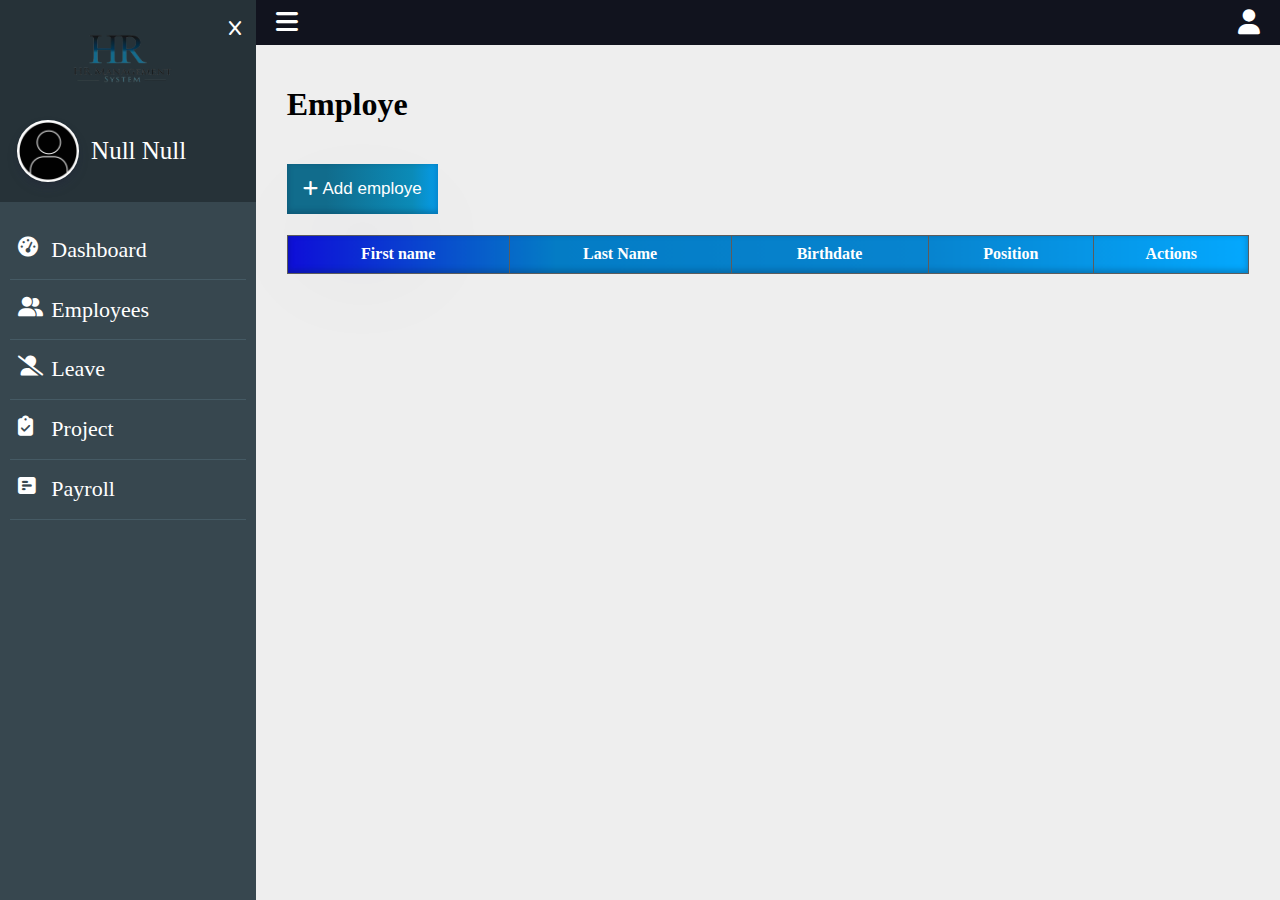
<file: employe.html>
<!DOCTYPE html>
<html lang="en">
<head>
    <meta charset="UTF-8">
    <meta name="viewport" content="width=device-width, initial-scale=1.0">
    <link rel="stylesheet" href="employe.css">
    <link rel="stylesheet" href="https://cdnjs.cloudflare.com/ajax/libs/font-awesome/6.4.0/css/all.min.css"/>
    <title>Employe</title>
</head>
<body>
    <header>
        <div class="menu" id="menu">
            <div class="div1">
                <div class="profile">
                <img src="./Images/icon-removebg-preview.png">
                <i class="fa-solid fa-x" id="x"></i>
            </div>
            <div class="yourName">
                <img src="./Images/pff.jpg" alt="Profile Pic">
                <h1 id="yourName">Your Name</h1>
            </div>
            </div>
            <div class="menuContent">
                <li class="dashboard">
                    <i class="fa-solid fa-gauge-high"></i>
                    <a href="dashboard.html">Dashboard</a>
                </li>
                <li class="dashboard"> 
                    <i class="fa-solid fa-user-group"></i>
                    <a href="employe.html">Employees</a>
                </li>
                <li class="dashboard">
                    <i class="fa-solid fa-user-large-slash"></i>
                    <a href="leave.html">Leave</a>
                </li>
                <li class="dashboard">
                    <i class="fa-solid fa-clipboard-check"></i>
                    <a href="projects.html">Project</a>
                </li>
                <li class="dashboard">
                    <i class="fa-solid fa-square-poll-horizontal"></i>
                    <a href="payroll.html">Payroll</a>
                </li>
            </div>
        </div>
    </header>

    <div class="container" id="container">
        <div class="nav-bar" id="nav-bar">
            <i class="fa-solid fa-bars" id="menuIcon"></i>
            <div class="dropDown">
                <i class="fa-solid fa-user"></i>
                <div class="dropDownContent">
                    <li><i class="fa-solid fa-circle-user"></i>
                        <a href="index.html">My Profile</a><br></li> 
                    <li><i class="fa-solid fa-arrow-right-from-bracket"></i>
                        <a href="login.html">Log Out</a></li>
                </div>
            </div>
        </div>
        
        <h1 class="h1">Employe</h1>
        <div class="addEmploye">
            <button id="addEmploye"><i class="fa-solid fa-plus"></i> Add employe</button>
        </div>
        <div class="formContainer">
            <form id="form" class="form"> 
                <div class="section">
                    <label for="firstName">First Name</label>
                    <input id='firstName' type="text">
                    <small>Error mesage</small>
                </div>
                <div class="section">
                    <label for="lastName">Last Name</label>
                    <input id="lastName" type="text">
                    <small>Error mesage</small>
                </div>
        
                <div class="section">
                    <label for="birthdate">Birthdate</label>
                    <input id="birthdate" type="date">
                    <small>Error mesage</small>
                </div>
                <div class="section">
                    <label for="position">Position</label>
                    <input id="position" type="text">
                    <small>Error mesage</small>
                </div>
                <div class="button">
                    <button type="submit" id="submit" class="submit">Submit</button>
                </div>
            </form>
        </div>
        <div id="tablee" class="table">
        </div>
    </div>

    <script src="employe.js"></script>
</body>
</html>
</file>
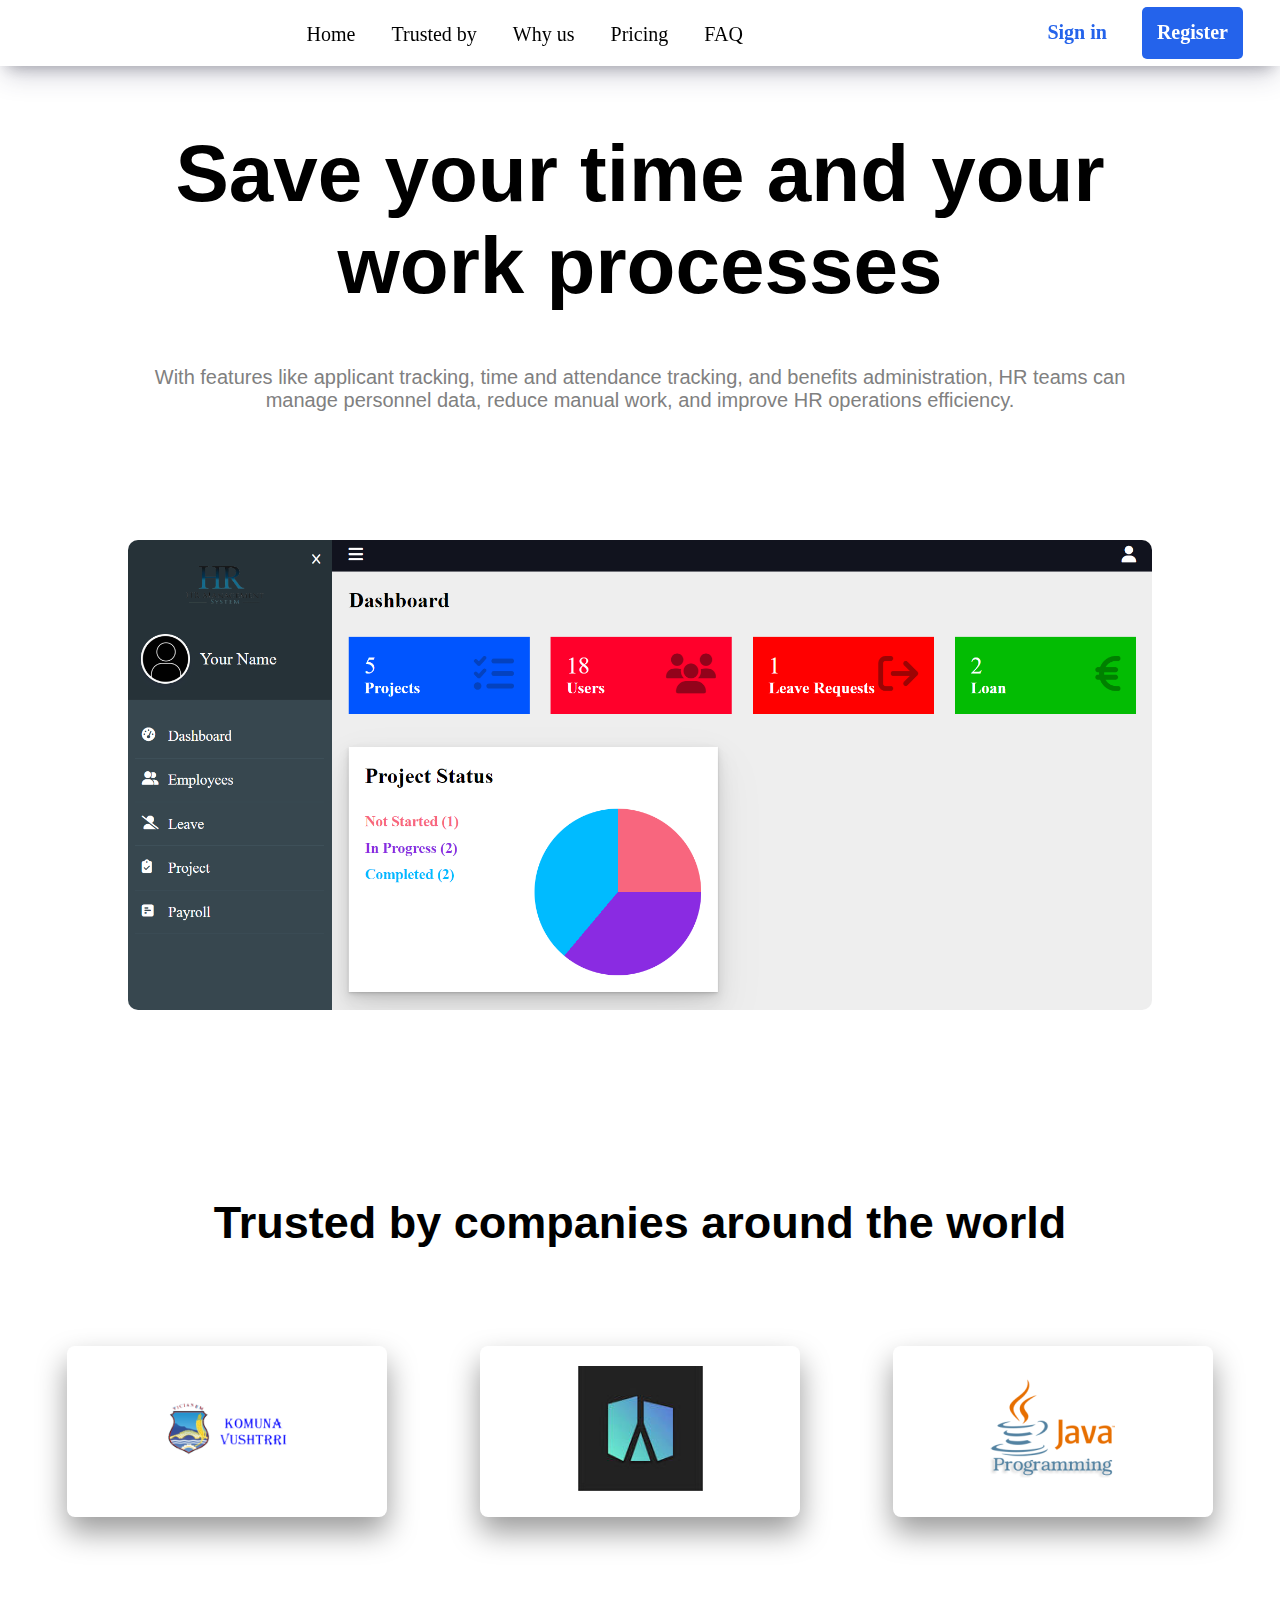
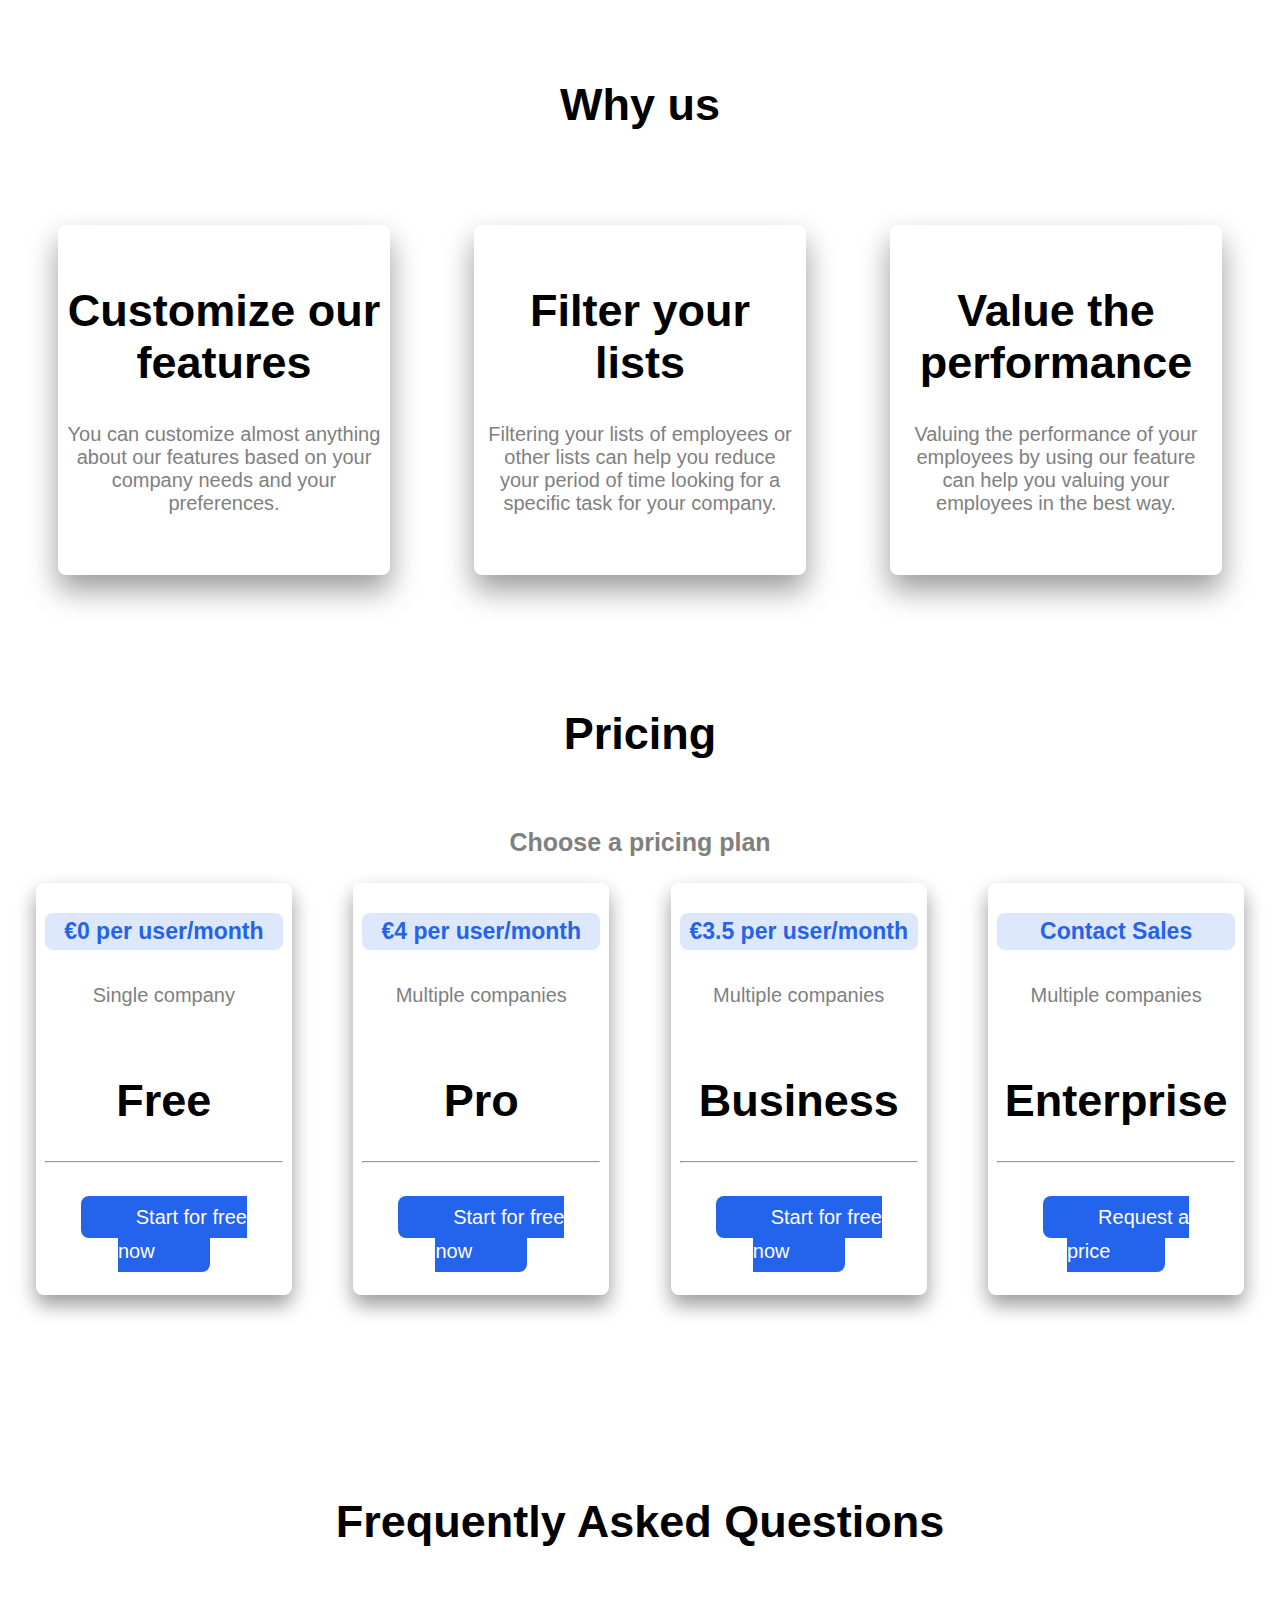
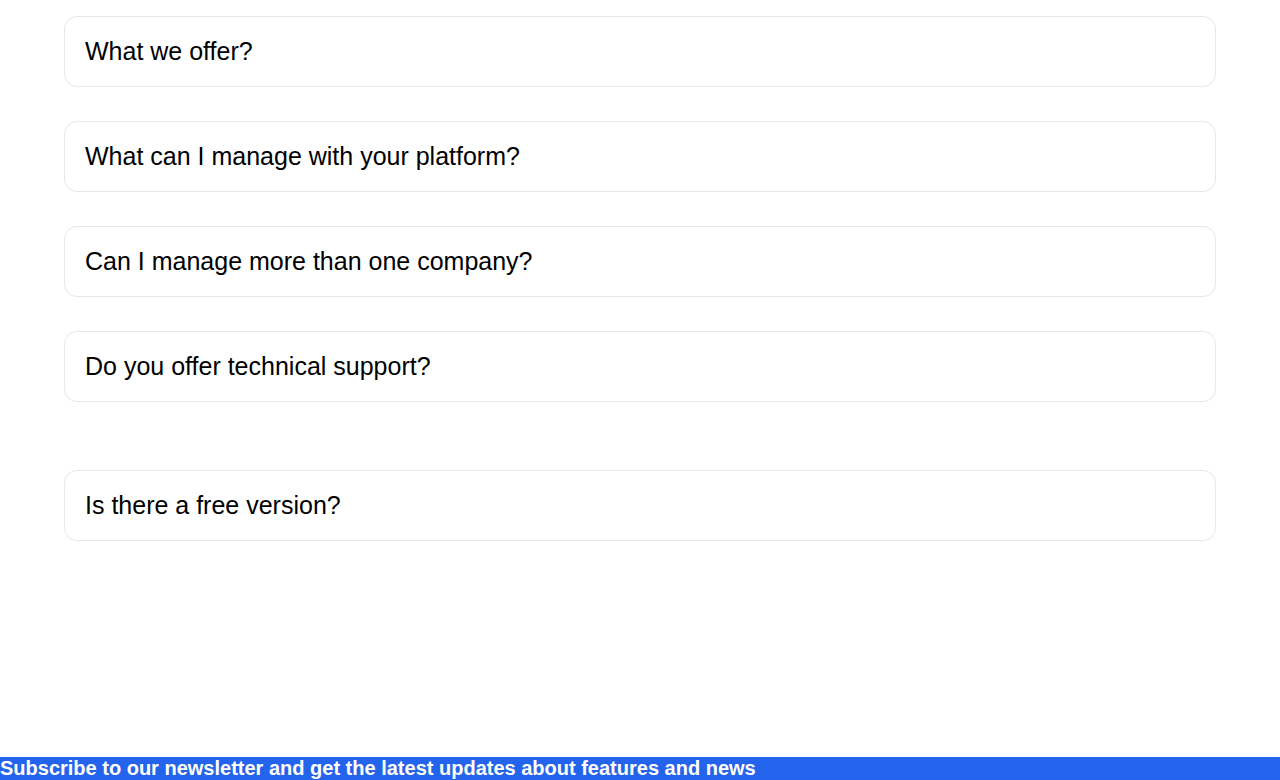
<file: home.html>
<!DOCTYPE html>
<html lang="en">

<head>
    <meta charset="UTF-8">
    <meta name="viewport" content="width=device-width, initial-scale=1.0">
    <link rel="stylesheet" href="home.css">
    <link rel="stylesheet" href="https://cdnjs.cloudflare.com/ajax/libs/font-awesome/6.4.0/css/all.min.css" />
    <title>Home</title>
</head>

<body>



    <div class="menu">
        <!-- <div class="foto">
            <img src="Images/icon-removebg-preview.png" alt="">
        </div> -->
        <div class="home">
            <li>
                <a href="#home">Home</a>
            </li>
            <li>
                <a href="#trustedby">Trusted by</a>
            </li>
            <li>
                <a href="#whyus">Why us</a>
            </li>
            <li>
                <a href="#pricing">Pricing</a>
            </li>

            <li>
                <a href="#faq">FAQ</a>
            </li>
        </div>
        <div class="register">
            <li><a href="login.html" class="signin">Sign in</a></li>
            <li><a href="register.html">Register</a></li>
        </div>

    </div>


    <div id="home" class="tekst">
        <h1>Save your time and your work processes</h1>
        <br><br><br>
        <p>With features like applicant tracking, time and attendance tracking,
            and benefits administration, HR teams can manage personnel data, reduce manual work,
            and improve HR operations efficiency.</p>


    </div>




    <div class="image">
        <img class="iimg" src="./Images/Screenshot 2023-10-24 194525.png" alt="" width="80%">
    </div>

    <br><br><br><br>

    <div class="divv">
        <div id="trustedby" class="trusted">
            <br>
            <h2>Trusted by companies around the world</h2>

        </div>
        <br><br><br><br>
        <div class="companies">


            <div id="trustedby" class="gallery">
                <img src="./Images/281220221672217797.png" alt="" width="50%">
            </div>

            <div id="trustedby" class="gallery">
                <img src="./Images/images (1).jpg" alt="" width="50%">
            </div>

            <div id="trustedby" class="gallery">
                <img src="./Images/java-mini-logo-500x500_orig.png" alt="" width="50%">
            </div>




        </div>
    </div>
    <br><br><br><br>

    <div id="whyus" class="why">
        <h2>Why us</h2>
        <br><br>
        <div class="content">
            <div class="text">

                <h2>Customize our features</h2>
                <br>
                <p class="paragraf">You can customize almost anything about our features based on your company needs and
                    your preferences.</p>
            </div>

            <div class="text">

                <h2>Filter your lists</h2>
                <br>
                <p class="paragraf">Filtering your lists of employees or other lists can help you reduce your period of
                    time looking for a specific task for your company.</p>
            </div>

            <div class="text">

                <h2>Value the performance</h2>
                <br>
                <p class="paragraf">Valuing the performance of your employees by using our feature can help you valuing
                    your employees in the best way.</p>
            </div>
        </div>

    </div>
    <br><br><br>
    <br><br><br>


    <div id="pricing" class="pricing">

        <h2>Pricing</h2>
        <br><br>
        <h3 class="hh3">Choose a pricing plan</h3>

        <div class="content2">
            <div class="text2">
                <h2 class="usermonth">€0 per user/month</h2>
                <br>
                <p class="paragraf">Single company</p>
                <br><br>
                <h2 class="h2">Free</h2>
                <br>
                <hr>
                <br>

                <a href="login.html" class="signin2">Start for free now</a>

            </div>

            <div class="text2">
                <h2 class="usermonth">€4 per user/month</h2>
                <br>
                <p class="paragraf">Multiple companies</p>
                <br><br>
                <h2 class="h2">Pro</h2>
                <br>
                <hr>
                <br>
                <a href="login.html" class="signin2">Start for free now</a>
            </div>


            <div class="text2">
                <h2 class="usermonth">€3.5 per user/month</h2>
                <br>
                <p class="paragraf">Multiple companies</p>
                <br><br>
                <h2 class="h2">Business</h2>
                <br>
                <hr>
                <br>
                <a href="login.html" class="signin2">Start for free now</a>
            </div>


            <div class="text2">
                <h2 class="usermonth">Contact Sales</h2>
                <br>
                <p class="paragraf">Multiple companies</p>
                <br><br>
                <h2 class="h2">Enterprise</h2>
                <br>
                <hr>
                <br>
                <a href="register.html" class="signin2">Request a price</a>
            </div>

        </div>
    </div>

    <br><br><br>
    <br><br><br>
    <div id="faq" class="questions">
        <br><br>
        <h2>Frequently Asked
            Questions</h2>
        <br><br>

        <button class="accordion">What we offer?</button>

        <div class="panel">
            <p class="paragraff">Our platform offers a wide range of features designed to streamline your HR processes.
                Say goodbye to paperwork and manual data entry saving you time and effort.</p>
        </div>

        <br>
        <br>
        <button class="accordion">What can I manage with your platform?</button>
        <div class="panel">
            <p class="paragraff">With our comprehensive AveHR, you can efficiently manage every aspect of your
                workforce, from overseeing employee information and leave requests to conducting performance reviews and
                streamlining the recruiting process, all within a single integrated system.</p>
        </div>

        <br><br>
        <button class="accordion">Can I manage more than one company?</button>
        <div class="panel">
            <p>AveHR is designed to seamlessly handle multiple companies without any data interference, enabling you to
                efficiently manage distinct entities with separate data and workflows, all within a single unified
                system.</p>
        </div>

        <br><br>
        <div id="testt" class="test">
            <button class="accordion">Do you offer technical support?</button>
            <div class="panel">
                <p>We provide technical support for AveHR, ensuring that you have access to assistance whenever you need
                    it,
                    allowing you to maximize the platform's capabilities and address any issues promptly and
                    effectively.
                </p>

            </div>
        </div>





        <br><br>

        <button class="accordion">Is there a free version?</button>
        <div class="panel">
            <p>Yes, we offer a free version of our platform that provides essential features to get you started.
                Additionally, we have both Basic and Advanced versions with expanded functionalities, catering to
                diverse needs and scaling alongside your requirements.</p>
        </div>

    </div>

    <script>
        var acc = document.getElementsByClassName("accordion");
        let test = document.getElementById("testt");
        var i;

        for (i = 0; i < test.length; i++) {
            test[i].addEventListener("click", function () {
                this.classList.toggle("active");
                var panel = this.nextElementSibling;
                if (panel.style.display === "block") {
                    panel.style.display = "none";
                } else {
                    panel.style.display = "block";
                }
            });
        }
    </script>



    <br><br><br><br>
    <br><br><br><br>
    <br><br><br><br>


<div class="foter">
     <h3 class="clas">Subscribe to our newsletter and get the latest updates about features and news</h3>
</div>




    

</body>

</html>
</file>
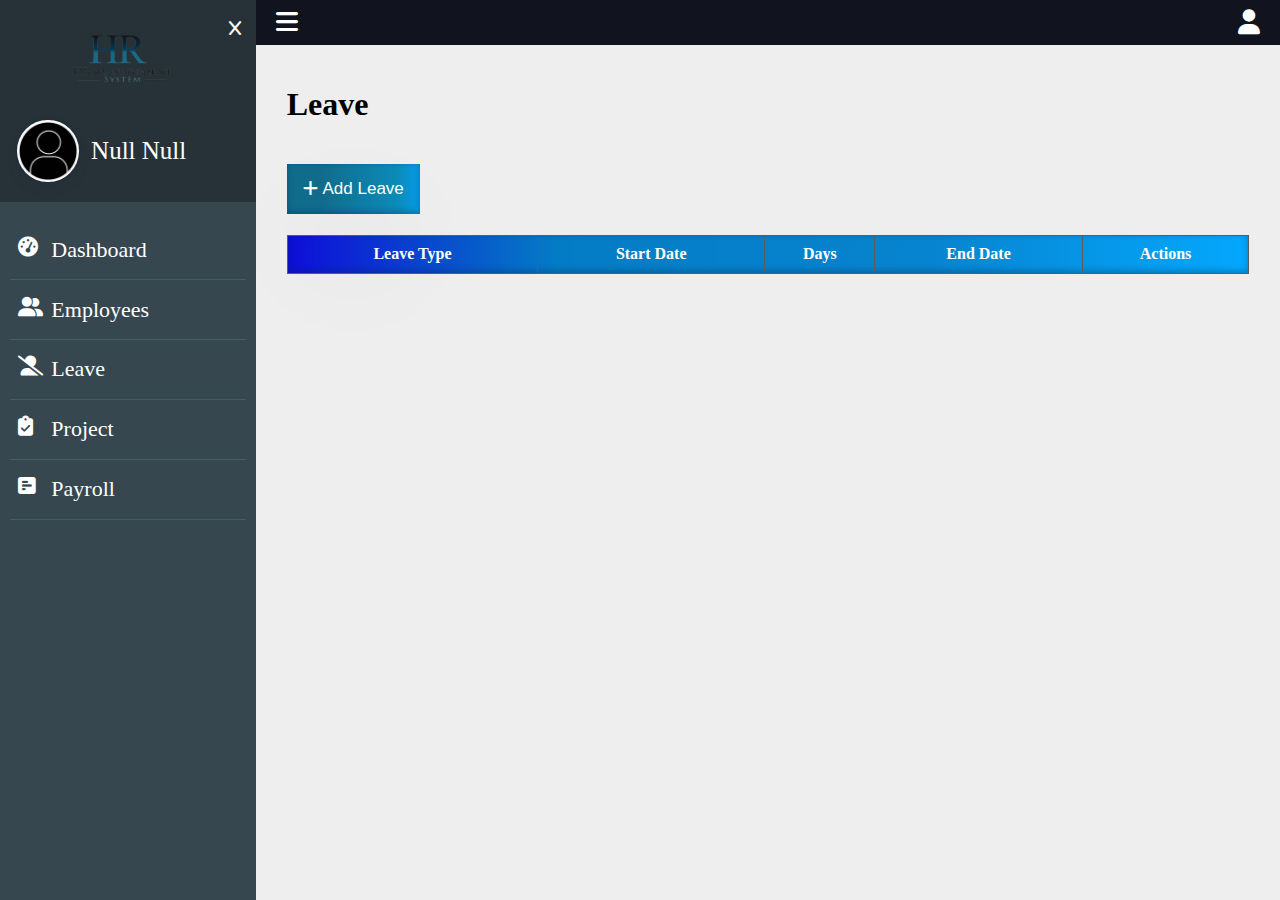
<file: leave.html>
<!DOCTYPE html>
<html lang="en">
<head>
    <meta charset="UTF-8">
    <meta name="viewport" content="width=device-width, initial-scale=1.0">
    <link rel="stylesheet" href="leave.css">
    <link rel="stylesheet" href="https://cdnjs.cloudflare.com/ajax/libs/font-awesome/6.4.0/css/all.min.css"/>
    <title>Leave</title>
</head>
<body>
    <header>
        <div class="menu" id="menu">
            <div class="div1">
                <div class="profile">
                <img src="./Images/icon-removebg-preview.png">
                <i class="fa-solid fa-x" id="x"></i>
            </div>
            <div class="yourName">
                <img src="./Images/pff.jpg" alt="Profile Pic">
                <h1 id="yourName">Your Name</h1>
            </div>
            </div>
            <div class="menuContent">
                <li class="dashboard">
                    <i class="fa-solid fa-gauge-high"></i>
                    <a href="dashboard.html">Dashboard</a>
                </li>
                <li class="dashboard"> 
                    <i class="fa-solid fa-user-group"></i>
                    <a href="employe.html">Employees</a>
                </li>
                <li class="dashboard">
                    <i class="fa-solid fa-user-large-slash"></i>
                    <a href="leave.html">Leave</a>
                </li>
                <li class="dashboard">
                    <i class="fa-solid fa-clipboard-check"></i>
                    <a href="projects.html">Project</a>
                </li>
                <li class="dashboard">
                    <i class="fa-solid fa-square-poll-horizontal"></i>
                    <a href="payroll.html">Payroll</a>
                </li>
            </div>
        </div>
    </header>

    <div class="container" id="container">
        <div class="nav-bar" id="nav-bar">
            <i class="fa-solid fa-bars" id="menuIcon"></i>
            <div class="dropDown">
                <i class="fa-solid fa-user"></i>
                <div class="dropDownContent">
                    <li><i class="fa-solid fa-circle-user"></i>
                        <a href="index.html">My Profile</a><br></li> 
                    <li><i class="fa-solid fa-arrow-right-from-bracket"></i>
                        <a href="login.html">Log Out</a></li>
                </div>
            </div>
        </div>
        
        <h1 class="h1">Leave</h1>
        <div class="addLeave">
            <button id="addLeave"><i class="fa-solid fa-plus"></i> Add Leave</button>
        </div>
        <div class="formContainer">
            <form id="form" class="form"> 
                <div class="section">
                    <label for="leave">Leave Type</label>
                    <input id='leave' type="text">
                    <small>Error mesage</small>
                </div>
                <div class="section">
                    <label for="startDate">Start Date</label>
                    <input id="startDate" type="date">
                    <small>Error mesage</small>
                </div>
        
                <div class="section">
                    <label for="days">Days</label>
                    <input id="days" type="number">
                    <small>Error mesage</small>
                </div>
                <div class="section">
                    <label for="endDate">End Date</label>
                    <input id="endDate" type="date">
                    <small>Error mesage</small>
                </div>
                <div class="button">
                    <button type="submit" id="submit" class="submit">Submit</button>
                </div>
            </form>
        </div>
        <div id="tablee" class="table">
        </div>
    </div>

    <script src="leave.js"></script>
</body>
</html>
</file>
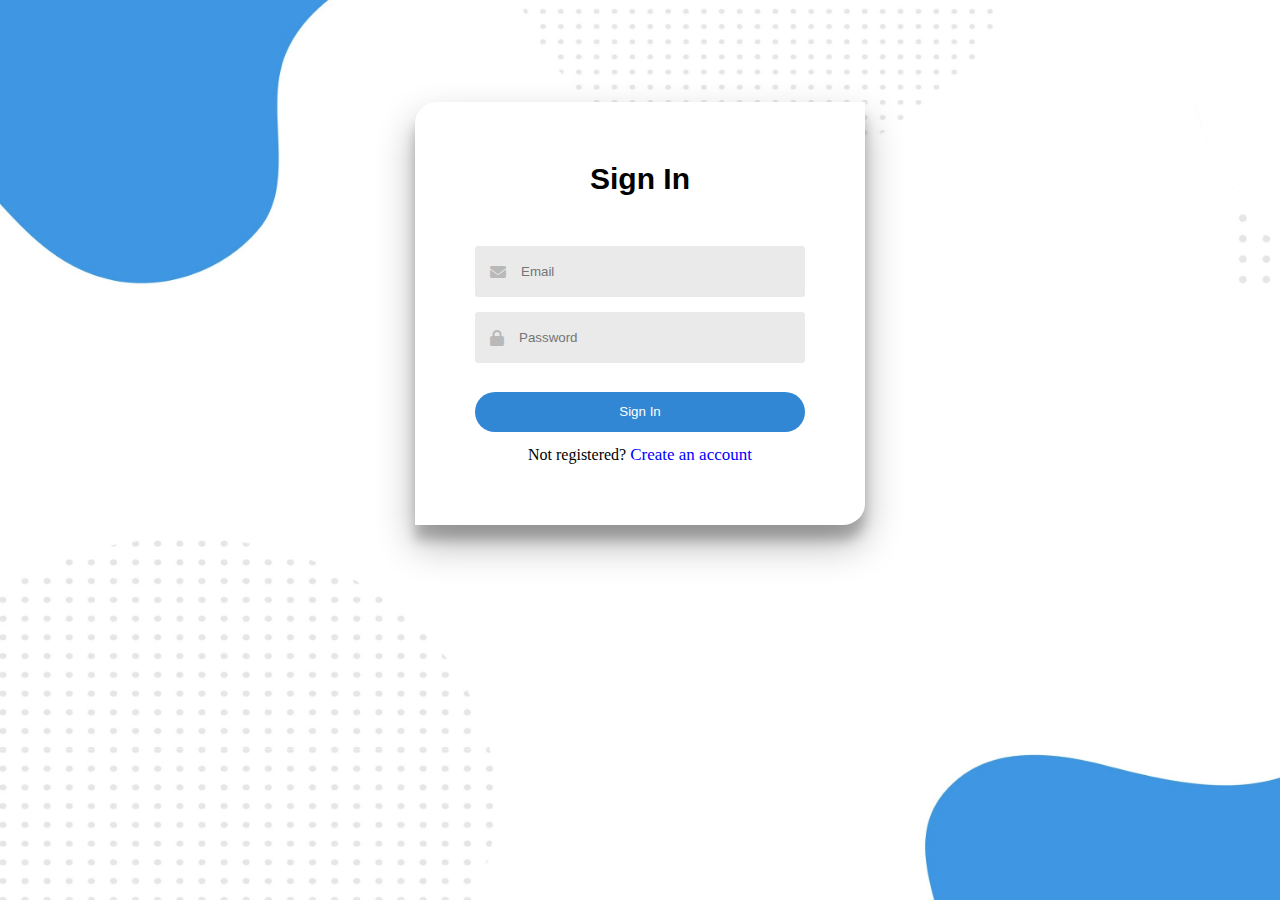
<file: login.html>
<!DOCTYPE html>
<html lang="en">
<head>
    <meta charset="UTF-8">
    <meta name="viewport" content="width=device-width, initial-scale=1.0">
    <link rel="stylesheet" href="login.css">
    <link rel="stylesheet" href="https://cdnjs.cloudflare.com/ajax/libs/font-awesome/6.4.0/css/all.min.css" />
    <title>Sign In</title>
</head>

<body>
    <div class="container">
        <div class="formBox">
            <h1 id="title">Sign In</h1>
            <form id="registerForm" method="post"> 
                <div class="inputGroup">
                    <div class="inputField">
                        <i class="fa-solid fa-envelope"></i>
                        <input type="email" placeholder="Email" id="email">
                    </div>
                    <small id="errorMessage">Error message</small>
                    <div class="inputField">
                        <i class="fa-solid fa-lock"></i>
                        <input type="password" placeholder="Password" id="password">    
                    </div>
                    <small id="errorMessagePass">Error message</small>
                    <small id="small">Error message</small>
                </div>
                <div class="buttons">
                    <button id="signin" type="submit">Sign In</button>
                </div>  
                <div class="register">
                    <p>Not registered? <a href="register.html">Create an account</a></p>
                </div> 
            </form>
        </div>
    </div>

    <script src="login.js"></script>
</body>
</html>
</file>
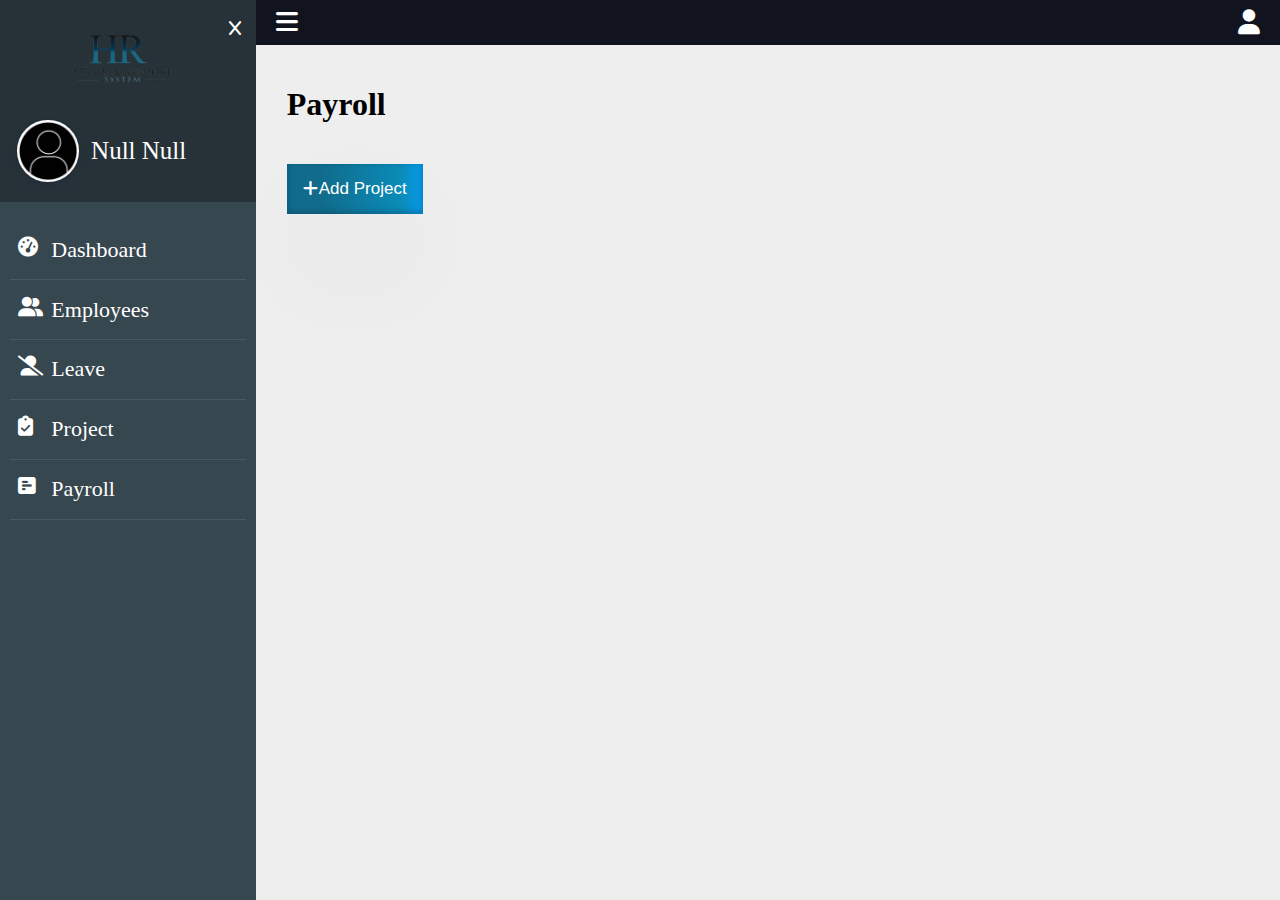
<file: payroll.html>
<!DOCTYPE html>
<html lang="en">
<head>
    <meta charset="UTF-8">
    <meta name="viewport" content="width=device-width, initial-scale=1.0">
    <link rel="stylesheet" href="payroll.css">
    <link rel="stylesheet" href="https://cdnjs.cloudflare.com/ajax/libs/font-awesome/6.4.0/css/all.min.css"/>
    <title>Projects</title>
</head>
<body>
    <header>
        <div class="menu" id="menu">
            <div class="div1">
                <div class="profile">
                <img src="./Images/icon-removebg-preview.png">
                <i class="fa-solid fa-x" id="x"></i>
            </div>
            <div class="yourName">
                <img src="./Images/pff.jpg" alt="Profile Pic">
                <h1 id="yourName">Your Name</h1>
            </div>
            </div>
            <div class="menuContent">
                <li class="dashboard">
                    <i class="fa-solid fa-gauge-high"></i>
                    <a href="dashboard.html">Dashboard</a>
                </li>
                <li class="dashboard"> 
                    <i class="fa-solid fa-user-group"></i>
                    <a href="employe.html">Employees</a>
                </li>
                <li class="dashboard">
                    <i class="fa-solid fa-user-large-slash"></i>
                    <a href="leave.html">Leave</a>
                </li>
                <li class="dashboard">
                    <i class="fa-solid fa-clipboard-check"></i>
                    <a href="projects.html">Project</a>
                </li>
                <li class="dashboard">
                    <i class="fa-solid fa-square-poll-horizontal"></i>
                    <a href="payroll.html">Payroll</a>
                </li>
            </div>
        </div>
    </header>

    <div class="container" id="container">
        <div class="nav-bar" id="nav-bar">
            <i class="fa-solid fa-bars" id="menuIcon"></i>
            <div class="dropDown">
                <i class="fa-solid fa-user"></i>
                <div class="dropDownContent">
                    <li><i class="fa-solid fa-circle-user"></i>
                        <a href="index.html">My Profile</a><br></li> 
                    <li><i class="fa-solid fa-arrow-right-from-bracket"></i>
                        <a href="login.html">Log Out</a></li>
                </div>
            </div>
        </div>

        <h1 class="h1">Payroll</h1>
        <div class="addProject">
            <button id="addProject"><i class="fa-solid fa-plus"></i>Add Project</button>
        </div>
        <div class="formContainer">
            <form id="form" class="form">
                <div class="section1">
                    <label>Employe</label><br>
                    <div id="checkbox">
                    </div>
                </div><br> 
                <div class="section">
                    <label for="month">Month</label>
                    <input id="month" type="month">
                    <small>Error mesage</small>
                </div>
                <div class="section">
                    <label for="salary">Salary</label>
                    <input id='salary' type="number">
                    <small>Error mesage</small>
                </div>
                <div class="section">
                    <label for="endDate">Pay Date</label>
                    <input id="endDate" type="date">
                    <small>Error mesage</small>
                </div>
                <div class="section">
                    <label for="status">Status</label>
                    <select name="status" id="status">
                        <option value="0">Not Paid</option>
                        <option value="1">Paid</option>
                    </select>
                    <small>Error mesage</small>
                </div>
                <div class="button">
                    <button type="submit" id="submit" class="submit">Submit</button>
                </div>
            </form>
        </div>
        <div id="tablee" class="table">
        </div>
    </div>

    <script src="payroll.js"></script>
</body>
</html>
</file>
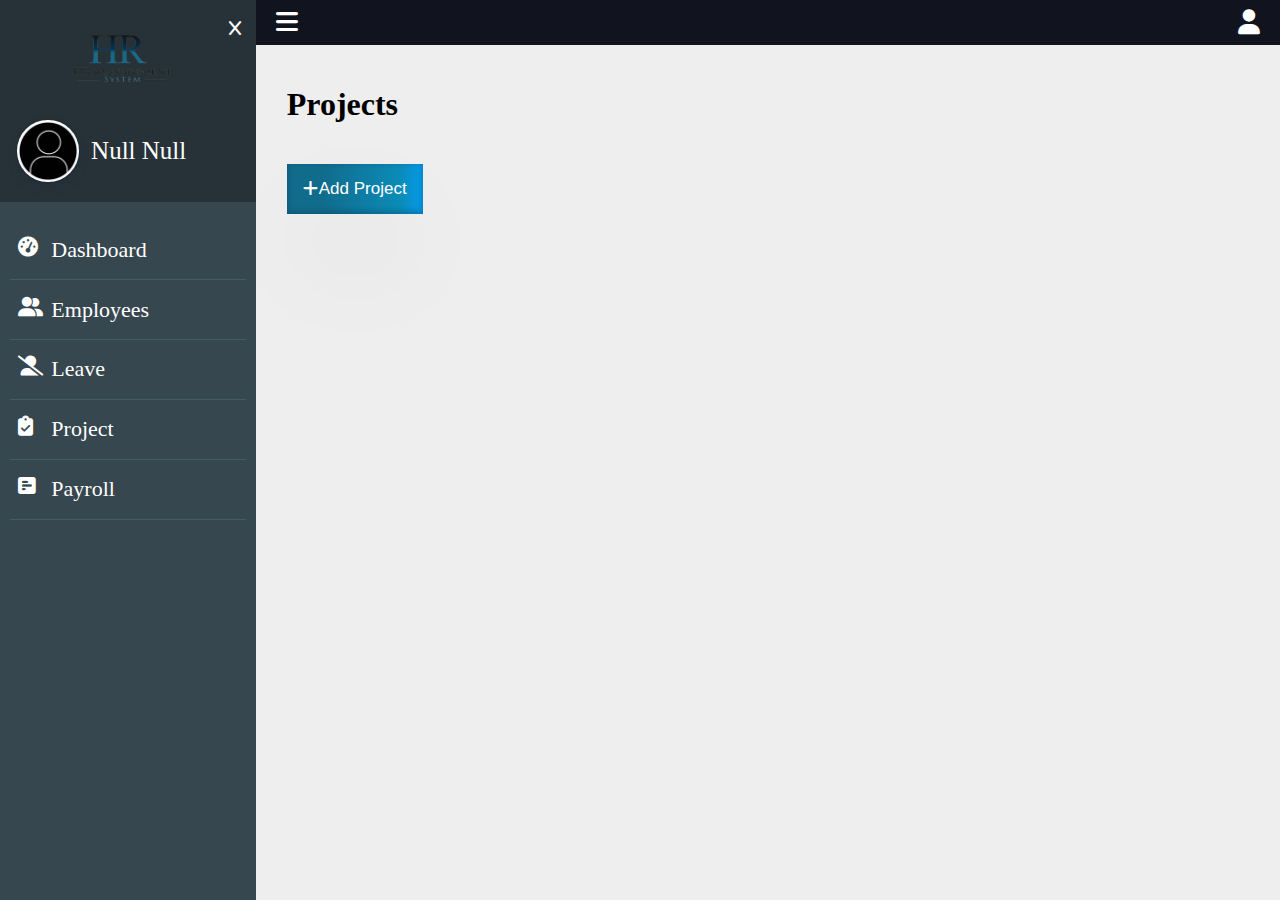
<file: projects.html>
<!DOCTYPE html>
<html lang="en">
<head>
    <meta charset="UTF-8">
    <meta name="viewport" content="width=device-width, initial-scale=1.0">
    <link rel="stylesheet" href="projects.css">
    <link rel="stylesheet" href="https://cdnjs.cloudflare.com/ajax/libs/font-awesome/6.4.0/css/all.min.css"/>
    <title>Projects</title>
</head>
<body>
    <header>
        <div class="menu" id="menu">
            <div class="div1">
                <div class="profile">
                <img src="./Images/icon-removebg-preview.png">
                <i class="fa-solid fa-x" id="x"></i>
            </div>
            <div class="yourName">
                <img src="./Images/pff.jpg" alt="Profile Pic">
                <h1 id="yourName">Your Name</h1>
            </div>
            </div>
            <div class="menuContent">
                <li class="dashboard">
                    <i class="fa-solid fa-gauge-high"></i>
                    <a href="dashboard.html">Dashboard</a>
                </li>
                <li class="dashboard"> 
                    <i class="fa-solid fa-user-group"></i>
                    <a href="employe.html">Employees</a>
                </li>
                <li class="dashboard">
                    <i class="fa-solid fa-user-large-slash"></i>
                    <a href="leave.html">Leave</a>
                </li>
                <li class="dashboard">
                    <i class="fa-solid fa-clipboard-check"></i>
                    <a href="projects.html">Project</a>
                </li>
                <li class="dashboard">
                    <i class="fa-solid fa-square-poll-horizontal"></i>
                    <a href="payroll.html">Payroll</a>
                </li>
            </div>
        </div>
    </header>

    <div class="container" id="container">
        <div class="nav-bar" id="nav-bar">
            <i class="fa-solid fa-bars" id="menuIcon"></i>
            <div class="dropDown">
                <i class="fa-solid fa-user"></i>
                <div class="dropDownContent">
                    <li><i class="fa-solid fa-circle-user"></i>
                        <a href="index.html">My Profile</a><br></li> 
                    <li><i class="fa-solid fa-arrow-right-from-bracket"></i>
                        <a href="login.html">Log Out</a></li>
                </div>
            </div>
        </div>

        <h1 class="h1">Projects</h1>
        <div class="addProject">
            <button id="addProject"><i class="fa-solid fa-plus"></i>Add Project</button>
        </div>
        <div class="formContainer">
            <form id="form" class="form"> 
                <div class="section">
                    <label for="project">Project name</label>
                    <input id='project' type="text">
                    <small>Error mesage</small>
                </div>
                <div class="section">
                    <label for="status">Status</label>
                    <select name="status" id="status">
                        <option value="0">Not Started</option>
                        <option value="1">In Progress</option>
                        <option value="2">Completed</option>
                    </select>
                    <small>Error mesage</small>
                </div>
                <div class="section1">
                    <label>Assigned Employees</label><br>
                    <div id="checkbox">
                    </div>
                </div><br>
                <div class="section">
                    <label for="startDate">Start Date</label>
                    <input id="startDate" type="date">
                    <small>Error mesage</small>
                </div>
                <div class="section">
                    <label for="endDate">End Date</label>
                    <input id="endDate" type="date">
                    <small>Error mesage</small>
                </div>
                <div class="section">
                    <label for="price">Price</label>
                    <input id="price" type="number">
                    <small>Error mesage</small>
                </div>
                <div class="button">
                    <button type="submit" id="submit" class="submit">Submit</button>
                </div>
            </form>
        </div>
        <div id="tablee" class="table">
        </div>
    </div>

    <script src="projects.js"></script>
</body>
</html>
</file>
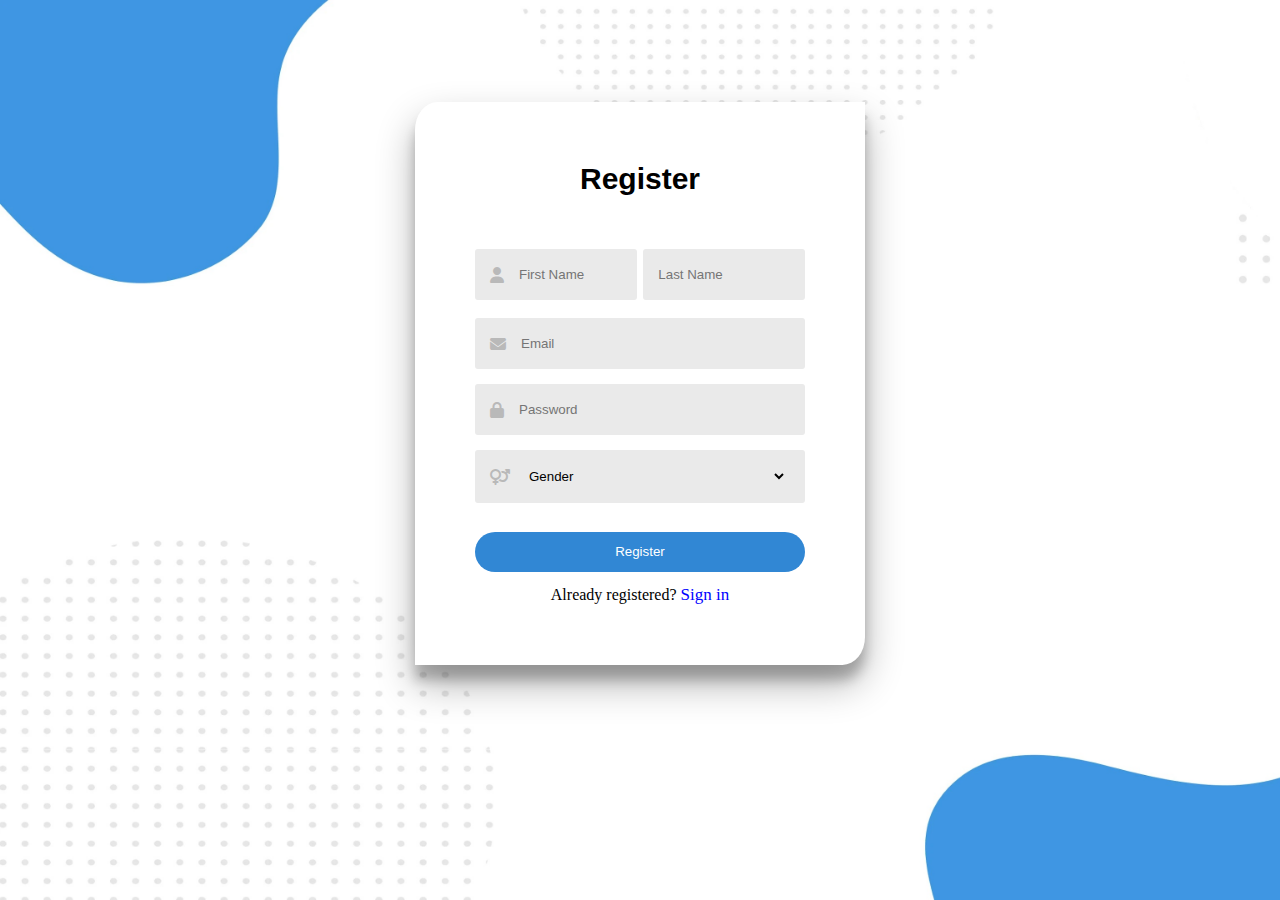
<file: register.html>
<!DOCTYPE html>
<html lang="en">
<head>
    <meta charset="UTF-8">
    <meta name="viewport" content="width=device-width, initial-scale=1.0">
    <link rel="stylesheet" href="login.css">
    <link rel="stylesheet" href="https://cdnjs.cloudflare.com/ajax/libs/font-awesome/6.4.0/css/all.min.css" />
    <title>Register</title>
</head>

<body>
    <div class="container">
        <div class="formBox">
            <h1 id="title">Register</h1>
            <form action="login.html" id="registerForm" method="post">
                <div class="inputGroup">
                    <div class="fullName">
                        <div class="fullNameInput" id="nameField">
                            <i class="fa-solid fa-user"></i>
                            <input type="text" placeholder="First Name" id="name"> 
                        </div>
                        <div class="fullNameInput" id="surnameField">
                            <input type="text" placeholder="Last Name" id="surname"> 
                        </div>
                    </div>
                    <small id="errorMessage">Error message</small>
                    <div class="inputField">
                        <i class="fa-solid fa-envelope"></i>
                        <input type="email" placeholder="Email" id="email">
                    </div>
                    <small id="errorMessageEmail">Error message</small>
                    <div class="inputField">
                        <i class="fa-solid fa-lock"></i>
                        <input type="password" placeholder="Password" id="password">
                    </div>
                    <small id="errorMessagePass">Error message</small>
                    <div class="inputField" id="genderField">
                        <i class="fa-solid fa-venus-mars"></i>
                        <select name="gender" id="gender" style="width: 84%;">
                            <option value="0">Gender</option>
                            <option value="1">Male</option>
                            <option value="2">Female</option>
                        </select>
                    </div>
                    <small id="errorSelect">Error message</small>
                </div>
                <div class="buttons">
                    <button id="register" type="submit">Register</button>
                </div>
                <div class="register">
                    <p>Already registered? <a href="login.html">Sign in</a></p>
                </div>
            </form>
        </div> 
    </div>

    <script src="register.js"></script>
</body>
</html>
</file>
<file: employe.css>
* {
    padding: 0;
    margin: 0;
    box-sizing: border-box;
}

body {
    background-color: #eeeeee;
}

.menu {
    width: 20%;
    display: block;
    background-color: rgb(55 71 79); 
    position: fixed;
    height: 100%;
    overflow: hidden;
    transition: 1s;
}

.profile {
    text-align: center;
    padding: 7% 3%;
    display: flex;
    justify-content: space-between;
}

.profile img {
    width: 45%;
    margin-top: 5%;
    margin-left: 25%;
    margin-bottom: 1%;
}

.profile h1 {
    font-family: "Lato", sans-serif;
    font-weight: 200;
    margin-bottom: 3%;
}

.profile i {
    /* color: #777777; */
    color: white;
    padding: 1% 3%;
}

.yourName {
    width: 100%;
    display: flex;
    align-items: center;
    padding: 2%;
    margin: 3% 0%;
}

.yourName img {
    width: 25%;
    margin: 0% 5%;
    box-shadow: rgba(50, 50, 93, 0.25) 0px 6px 12px -2px, rgba(0, 0, 0, 0.3) 0px 3px 7px -3px;
    border-radius: 50%;
}

.yourName h1 {
    font-size: 25px;
    font-family: "Lato";
    font-weight: 400;
    color: white;
    text-transform: capitalize;
}

.div1 {
    background-color: #263238;
    padding-bottom: 3%;
}

.menuContent {
    padding: 7% 4%;
}

.dashboard {
    font-size: 22px;
    padding: 7% 3.5%;
    display: flex;
    transition: 1s;
    border-bottom: 1px solid #455A64;
    color: #CFD8DC;
}

.dashboard i {
    /* color: #777777; */
    color: white;
    width: 15%;
    font-size: 20px;
}

.dashboard i:last-child {
    width: 10%; 
    text-align: center;
}

.dashboard a {
    text-decoration: none;
    /* color: #777777; */
    color: white;
}

.dashboard:hover {
    background-color: #263238;
}

.container {
    width: 80%;
    margin-left: 20%;
}

.nav-bar {
    width: 100%;
    background-color: rgb(17, 19, 30);
    background-attachment: fixed;
    color: white;
    display: flex;
    justify-content: space-between;
    padding: 1% 2%;
    transition: 1s;
}

.nav-bar i {
    font-size: 25px;
}

.dropDown {
    position:relative;
    display:inline-block;
}

.dropDownContent {
    position: absolute;
    display: none;
    background-color: white;
    width: 160px;
    right: -10px;
    box-shadow: rgba(60, 64, 67, 0.3) 0px 1px 2px 0px, rgba(60, 64, 67, 0.15) 0px 2px 6px 2px;
}

.dropDownContent li {
    list-style: none;
    padding: 3%;
    margin: 2%;
    transition: 1s;
}

.dropDownContent li:hover {
    background-color: #eeeeee;
}

.dropDownContent i {
    color: black;
    font-size: 18px;
}

.dropDownContent a {
    color: black;
    text-decoration: none;
    font-size: 20px;
}

.dropDown:hover .dropDownContent {
    display: block;
}

.h1 {
    margin: 4% 3%;
}

.form { 
    width: 50%;
    margin: auto;
    display: none;
    padding: 10px;
    border-radius: 2%;
    background-color: white;
    box-shadow: rgba(0, 0, 0, 0.25) 0px 54px 55px, rgba(0, 0, 0, 0.12) 0px -12px 30px, rgba(0, 0, 0, 0.12) 0px 4px 6px, rgba(0, 0, 0, 0.17) 0px 12px 13px, rgba(0, 0, 0, 0.09) 0px -3px 5px;
}

.addEmploye {
    margin: 0% 3%;
    transition: 1s;
}

.addEmploye button {
    padding: 15px 16px;
    font-size: 17px;
    display: block;
    /* background-color: #116c8c; */
    box-shadow: rgba(50, 50, 93, 0.25) 0px 50px 100px -20px, rgba(0, 0, 0, 0.3) 0px 30px 60px -30px, rgba(10, 37, 64, 0.35) 0px -2px 6px 0px inset;
    background: linear-gradient(90deg, rgba(17,108,140,1) 26%, rgba(11,139,184,1) 83%, rgba(5,155,234,1) 100%);
    border: none;
    color: white;
    transition: 2s;
}

.addEmploye button:hover {
    transition: 1s;
    background: linear-gradient(90deg, rgba(11,71,93,1) 26%, rgba(8,93,123,1) 65%, rgba(5,119,179,1) 100%);
}

.section {
    padding: 10px;
}

.section input {
    width: 99%;
    padding: 8px;
}

.submit {
    padding: 10px;
    background-color: black;
    color: white;
    text-align: center;
}

.button {
    text-align: right;
}

table,
th,
td {
    border: 1px solid rgb(92, 92, 92);
    border-collapse: collapse;
    padding: 1%;
}

thead tr th{
    color: white;
    text-shadow: rgb(38, 57, 77) 0px 20px 30px -10px;
}

tbody tr:nth-child(odd) {
    background-color: #fff;
}
  
tbody tr:nth-child(even) {
    background-color: #fff;
}

tbody tr:hover {
    background-color: #E1EBEE;
}

table {
    box-shadow: rgba(50, 50, 93, 0.25) 0px 50px 100px -20px, rgba(0, 0, 0, 0.3) 0px 30px 60px -30px, rgba(10, 37, 64, 0.35) 0px -2px 6px 0px inset;
    background: linear-gradient(90deg, rgba(2,0,36,1) 0%, rgba(7,46,146,1) 0%, rgba(14,14,216,1) 0%, rgba(4,124,197,1) 28%, rgba(7,132,207,1) 67%, rgba(4,168,254,1) 100%);
}

table {
    width: 100%;
    margin: 0;
    text-align: center;
}

td {
    padding: 7px 0px;
}

.active {
    border: none;
    margin: 3px;
}

.active1 {
    border: none;
    margin: 3px;
}

#one i {
    color: green;
}

#two i {
    color: red;
}

.tables {
    margin: auto;
    border: 2px black solid;
    margin-top: 40px;
}

small {
    visibility: hidden;
    color: red;
}

.table {
    margin: 2% 3%;
}
</file>
<file: home.css>
* {
    padding: 0;
    margin: 0;
    box-sizing: border-box;
}

html {
    scroll-behavior: smooth;
}

.menu {
    position: fixed;
    width: 100%;
    background-color: white;
    text-align: left;
    display: flex;
    justify-content: space-evenly;
    font-size: 25px;
    padding: 0px 25px;
    border: 2px solid white;
    box-shadow: rgba(50, 50, 93, 0.25) 0px 13px 27px -5px, rgba(0, 0, 0, 0.3) 0px 8px 16px -8px;
}

.foto {
    width: 9%;
}

.foto img {
    width: 100%;
}

.home {
    display: flex;
    margin: auto;
}

.home li {
    list-style: none;
    padding: 17px 18px;
}

.register {
    display: flex;
}

.register li:first-child {
    list-style: none;
    padding: 15px 25px;
}

.signin {
    color: #2463EB;
    font-weight: 600;
}

.register li:last-child {
    list-style: none;
    padding: 10px 15px;
    margin: 5px 10px;
    background-color: #2463EB;
    border-radius: 5px;
}

.register li:last-child a {
    color: white;
    font-weight: 600;
}

a {
    text-decoration: none;
    font-size: 20px;
    color: black;
}

.home li:hover {
    background-color: #eeeeee;
    border-radius: 6px;
}


.tekst {
    padding: 10%;
    text-align: center;
}

h1 {
    font-size: 80px;
    font-family: Arial, Helvetica, sans-serif;
}

p {
    font-size: 20px;
    color: rgb(128, 128, 128);
    font-family: Arial, Helvetica, sans-serif;
}


.image {
    text-align: center;
    

}

.iimg{
    border-radius: 10px;
}

.trusted {
    text-align: center;
    font-size: 30px;
    font-family: Arial, Helvetica, sans-serif;
    color: rgb(0, 0, 0);
    margin-top: 5%;
}

.companies {
    display: flex;
    justify-content: space-evenly;
    width: 100%;
    margin-bottom: 5%;
}

.divv {

    padding-top: 1%;
}

.gallery {

    border: 2px ;
    border-color: #e5e7eb;
    border-radius: 8px;
    float: left;
    font-family: serif;
    margin: 2%;
    font-size: 25px;
    padding: 20px 35px;
    width: 25%;
    background-color: white;
    text-align: center;
    box-shadow: rgba(0, 0, 0, 0.4) 0px 15px 30px;

}




.why {
    text-align: center;
    font-size: 30px;
    font-family: Arial, Helvetica, sans-serif;
    color: rgb(0, 0, 0);
}

.text {
    border: 2px;
    border-color: #e5e7eb;
    padding: 60px 10px;
    width: 26%;
    margin: 2%;
    color: black;
    border-radius: 8px;
    float: left;
    box-shadow: rgba(0, 0, 0, 0.4) 0px 15px 30px;

}

.paragraf {
    font-size: 20px;

}

.content {
    display: flex;
    justify-content: space-evenly;
    width: 100%;
}


.pricing {
    text-align: center;
    font-size: 30px;
    font-family: Arial, Helvetica, sans-serif;
    color: rgb(0, 0, 0);
   
}


.hh3 {
    text-align: center;
    font-size: 25px;
    font-family: Arial, Helvetica, sans-serif;
    color: rgb(128, 128, 128);
}


.text2 {
    border: 2px ;
    border-color: #e5e7eb;
    padding: 30px 9px;
    width: 20%;
    margin: 2%;
    color: black;
    border-radius: 8px;
    float: left;
    box-shadow: rgba(0, 0, 0, 0.4) 0px 10px 20px;

}



.content2 {
    display: flex;
    justify-content: space-evenly;
    width: 100%;
    
}

.usermonth {
    font-size: 23px;
    color: #2463EB;
    background-color: #aec5f767;
    padding: 5px;
    border-radius: 8px;
}


.useers {
    font-size: 20px;
}

.signin2 {
    background-color: #2463EB;
    color: white;
    padding: 10px 55px;
    border-radius: 8px;

}


.accordion {
    background-color: white;
    color: black;
    cursor: pointer;
    padding: 20px;
    width: 90%;
    border: 1px solid rgb(215, 215, 215);
    border-radius: 13px;
    text-align: left;
    outline: none;
    font-size: 25px;
    transition: 0.4s;
    border-color: #e5e7eb;
}

.active,
.accordion:hover {
    background-color: #eeeeee;
}

.panel {
    padding: 0 18px;
    display: none;
    background-color: white;
    overflow: hidden;
}


.paragraff {
    font-size: 20px;

}

.questions {
    text-align: center;
    font-size: 30px;
    font-family: Arial, Helvetica, sans-serif;
    color: rgb(0, 0, 0);
}

.foter{
    background-color: #2463EB;
}

.clas{
    color: white;
    font-family: Arial, Helvetica, sans-serif;
    font-size: 20px;
}
</file>
<file: leave.css>
* {
    padding: 0;
    margin: 0;
    box-sizing: border-box;
}

body {
    background-color: #eeeeee;
}

.menu {
    width: 20%;
    display: block;
    background-color: rgb(55 71 79); 
    position: fixed;
    height: 100%;
    overflow: hidden;
    transition: 1s;
}

.profile {
    text-align: center;
    padding: 7% 3%;
    display: flex;
    justify-content: space-between;
}

.profile img {
    width: 45%;
    margin-top: 5%;
    margin-left: 25%;
    margin-bottom: 1%;
}

.profile h1 {
    font-family: "Lato", sans-serif;
    font-weight: 200;
    margin-bottom: 3%;
}

.profile i {
    /* color: #777777; */
    color: white;
    padding: 1% 3%;
}

.yourName {
    width: 100%;
    display: flex;
    align-items: center;
    padding: 2%;
    margin: 3% 0%;
}

.yourName img {
    width: 25%;
    margin: 0% 5%;
    box-shadow: rgba(50, 50, 93, 0.25) 0px 6px 12px -2px, rgba(0, 0, 0, 0.3) 0px 3px 7px -3px;
    border-radius: 50%;
}

.yourName h1 {
    font-size: 25px;
    font-family: "Lato";
    font-weight: 400;
    color: white;
    text-transform: capitalize;
}

.div1 {
    background-color: #263238;
    padding-bottom: 3%;
}

.menuContent {
    padding: 7% 4%;
}

.dashboard {
    font-size: 22px;
    padding: 7% 3.5%;
    display: flex;
    transition: 1s;
    border-bottom: 1px solid #455A64;
    color: #CFD8DC;
}

.dashboard i {
    /* color: #777777; */
    color: white;
    width: 15%;
    font-size: 20px;
}

.dashboard i:last-child {
    width: 10%; 
    text-align: center;
}

.dashboard a {
    text-decoration: none;
    /* color: #777777; */
    color: white;
}

.dashboard:hover {
    background-color: #263238;
}

.container {
    width: 80%;
    margin-left: 20%;
}

.nav-bar {
    width: 100%;
    background-color: rgb(17, 19, 30);
    background-attachment: fixed;
    color: white;
    display: flex;
    justify-content: space-between;
    padding: 1% 2%;
    transition: 1s;
}

.nav-bar i {
    font-size: 25px;
}

.dropDown {
    position:relative;
    display:inline-block;
}

.dropDownContent {
    position: absolute;
    display: none;
    background-color: white;
    width: 160px;
    right: -10px;
    box-shadow: rgba(60, 64, 67, 0.3) 0px 1px 2px 0px, rgba(60, 64, 67, 0.15) 0px 2px 6px 2px;
}

.dropDownContent li {
    list-style: none;
    padding: 3%;
    margin: 2%;
    transition: 1s;
}

.dropDownContent li:hover {
    background-color: #eeeeee;
}

.dropDownContent i {
    color: black;
    font-size: 18px;
}

.dropDownContent a {
    color: black;
    text-decoration: none;
    font-size: 20px;
}

.dropDown:hover .dropDownContent {
    display: block;
}

.h1 {
    margin: 4% 3%;
}

.form { 
    width: 50%;
    margin: auto;
    display: none;
    padding: 10px;
    border-radius: 2%;
    background-color: white;
    box-shadow: rgba(0, 0, 0, 0.25) 0px 54px 55px, rgba(0, 0, 0, 0.12) 0px -12px 30px, rgba(0, 0, 0, 0.12) 0px 4px 6px, rgba(0, 0, 0, 0.17) 0px 12px 13px, rgba(0, 0, 0, 0.09) 0px -3px 5px;
}

.addLeave {
    margin: 0% 3%;
}

.addLeave button {
    padding: 15px 16px;
    font-size: 17px;
    display: block;
    /* background-color: #116c8c; */
    box-shadow: rgba(50, 50, 93, 0.25) 0px 50px 100px -20px, rgba(0, 0, 0, 0.3) 0px 30px 60px -30px, rgba(10, 37, 64, 0.35) 0px -2px 6px 0px inset;
    background: linear-gradient(90deg, rgba(17,108,140,1) 26%, rgba(11,139,184,1) 83%, rgba(5,155,234,1) 100%);
    border: none;
    color: white;
    transition: 2s;
}

.addLeave button:hover {
    transition: 1s;
    background: linear-gradient(90deg, rgba(11,71,93,1) 26%, rgba(8,93,123,1) 65%, rgba(5,119,179,1) 100%);
}

.section {
    padding: 10px;
}

.section input {
    width: 99%;
    padding: 8px;
}

.submit {
    padding: 10px;
    background-color: black;
    color: white;
    text-align: center;
}

.button {
    text-align: right;
}

table,
th,
td {
    border: 1px solid rgb(92, 92, 92);
    border-collapse: collapse;
    padding: 1%;
}

thead tr th{
    color: white;
    text-shadow: rgb(38, 57, 77) 0px 20px 30px -10px;
}

tbody tr:nth-child(odd) {
    background-color: #fff;
}
  
tbody tr:nth-child(even) {
    background-color: #fff;
}

tbody tr:hover {
    background-color: #E1EBEE;
}

table {
    box-shadow: rgba(50, 50, 93, 0.25) 0px 50px 100px -20px, rgba(0, 0, 0, 0.3) 0px 30px 60px -30px, rgba(10, 37, 64, 0.35) 0px -2px 6px 0px inset;
    background: linear-gradient(90deg, rgba(2,0,36,1) 0%, rgba(7,46,146,1) 0%, rgba(14,14,216,1) 0%, rgba(4,124,197,1) 28%, rgba(7,132,207,1) 67%, rgba(4,168,254,1) 100%);
}

table {
    width: 100%;
    margin: 0;
    text-align: center;
}

td {
    padding: 7px 0px;
}

.active {
    border: none;
    margin: 3px;
}

.active1 {
    border: none;
    margin: 3px;
}

#one i {
    color: green;
}

#two i {
    color: red;
}

.tables {
    margin: auto;
    border: 2px black solid;
    margin-top: 40px;
}

small {
    visibility: hidden;
    color: red;
}

.table {
    margin: 2% 3%;
}
</file>
<file: login.css>
* {
    padding: 0;
    margin: 0;
    box-sizing: border-box;
}

body {
    background-image: url(Images/bg8.jpg);
    background-repeat: no-repeat;
    background-size: cover;
    background-attachment: fixed;
}

.container {
    display: flex;
    justify-content: center;
}

.formBox {
    margin-top: 8%;
    width: 90%;
    max-width: 450px;
    box-shadow: rgba(0, 0, 0, 0.3) 0px 19px 38px, rgba(0, 0, 0, 0.22) 0px 15px 12px;
    background-color: white;
    padding: 60px;
    border-radius: 5% 0%;
    text-align: center;
}

.formBox h1 {
    font-size: 30px;
    font-family: 'Popins', sans-serif;
    margin-bottom: 50px;
    position: relative;
}

.inputField {
    background-color: #eaeaea;
    margin: 15px 0px;
    border-radius: 3px;
    display: flex;
    align-items: center;
    max-height: 65px;
    overflow: hidden;
}

.nameField input {
    text-transform: capitalize;
}

.inputField input {
    width: 100%;
    background-color: transparent;
    border: none;
    outline: none;
    padding: 18px 15px;
}

.inputField select {
    width: 100%;
    background-color: transparent;
    border: none;
    outline: none;
    padding: 18px 15px;
}

.inputField i {
    margin-left: 15px;
    color: #9999;
}

.inputField small {
    visibility: hidden;
}

.fullName {
    display: flex;
    width: 100%;
    justify-content: space-between;
}

.fullNameInput {
    background-color: #eaeaea;
    width: 49%;
    margin: 3px 0px;
    border-radius: 3px;
    display: flex;
    justify-content: space-between;
    align-items: center;
    max-height: 65px;
    overflow: hidden;
}

.fullNameInput input {
    width: 100%;
    background-color: transparent;
    border: none;
    outline: none;
    padding: 18px 15px;
}

.fullNameInput i {
    margin-left: 15px;
    color: #9999;
}

.buttons {
    width: 100%;
}

.buttons button {
    width: 100%;
    margin: 4% 0%;
    background-color: #3187d4;
    height: 40px;
    border-radius: 20px;
    border: none;
    outline: none;
    cursor: pointer;
    color: white;
    text-decoration: none;
    transition: 1s;
}

.buttons button:hover {
    box-shadow: rgba(14, 30, 37, 0.12) 0px 2px 4px 0px, rgba(14, 30, 37, 0.32) 0px 2px 16px 0px;
}

.register a{
    text-decoration: none;
    color: blue;
    font-weight: 500;
    font-size: 17px;
}

#errorMessage {
    display: none;
    text-align: left;
}

#errorMessagePass {
    display: none;
    text-align: left;
}

#small {
    display: none;
    text-align: center;
    color: red;
}

#errorMessageEmail , #errorSelect {
    display: none;
    text-align: left;
}
</file>
<file: payroll.css>
* {
    padding: 0;
    margin: 0;
    box-sizing: border-box;
}

body {
    background-color: #eeeeee;
}

.menu {
    width: 20%;
    display: block;
    background-color: rgb(55 71 79); 
    position: fixed;
    height: 100%;
    overflow: hidden;
    transition: 1s;
}

.profile {
    text-align: center;
    padding: 7% 3%;
    display: flex;
    justify-content: space-between;
}

.profile img {
    width: 45%;
    margin-top: 5%;
    margin-left: 25%;
    margin-bottom: 1%;
}

.profile h1 {
    font-family: "Lato", sans-serif;
    font-weight: 200;
    margin-bottom: 3%;
}

.profile i {
    /* color: #777777; */
    color: white;
    padding: 1% 3%;
}

.yourName {
    width: 100%;
    display: flex;
    align-items: center;
    padding: 2%;
    margin: 3% 0%;
}

.yourName img {
    width: 25%;
    margin: 0% 5%;
    box-shadow: rgba(50, 50, 93, 0.25) 0px 6px 12px -2px, rgba(0, 0, 0, 0.3) 0px 3px 7px -3px;
    border-radius: 50%;
}

.yourName h1 {
    font-size: 25px;
    font-family: "Lato";
    font-weight: 400;
    color: white;
    text-transform: capitalize;
}

.div1 {
    background-color: #263238;
    padding-bottom: 3%;
}

.menuContent {
    padding: 7% 4%;
}

.dashboard {
    font-size: 22px;
    padding: 7% 3.5%;
    display: flex;
    transition: 1s;
    border-bottom: 1px solid #455A64;
    color: #CFD8DC;
}

.dashboard i {
    /* color: #777777; */
    color: white;
    width: 15%;
    font-size: 20px;
}

.dashboard i:last-child {
    width: 10%; 
    text-align: center;
}

.dashboard a {
    text-decoration: none;
    /* color: #777777; */
    color: white;
}

.dashboard:hover {
    background-color: #263238;
}

.container {
    width: 80%;
    margin-left: 20%;
}

.nav-bar {
    width: 100%;
    background-color: rgb(17, 19, 30);
    background-attachment: fixed;
    color: white;
    display: flex;
    justify-content: space-between;
    padding: 1% 2%;
    transition: 1s;
}

.nav-bar i {
    font-size: 25px;
}

.dropDown {
    position:relative;
    display:inline-block;
}

.dropDownContent {
    position: absolute;
    display: none;
    background-color: white;
    width: 160px;
    right: -10px;
    box-shadow: rgba(60, 64, 67, 0.3) 0px 1px 2px 0px, rgba(60, 64, 67, 0.15) 0px 2px 6px 2px;
}

.dropDownContent li {
    list-style: none;
    padding: 3%;
    margin: 2%;
    transition: 1s;
}

.dropDownContent li:hover {
    background-color: #eeeeee;
}

.dropDownContent i {
    color: black;
    font-size: 18px;
}

.dropDownContent a {
    color: black;
    text-decoration: none;
    font-size: 20px;
}

.dropDown:hover .dropDownContent {
    display: block;
}


.h1 {
    margin: 4% 3%;
}

.form { 
    width: 50%;
    margin: auto;
    display: none;
    padding: 10px;
    border-radius: 2%;
    background-color: white;
    box-shadow: rgba(0, 0, 0, 0.25) 0px 54px 55px, rgba(0, 0, 0, 0.12) 0px -12px 30px, rgba(0, 0, 0, 0.12) 0px 4px 6px, rgba(0, 0, 0, 0.17) 0px 12px 13px, rgba(0, 0, 0, 0.09) 0px -3px 5px;
}

.addProject {
    margin: 0% 3%;
}

.addProject button {
    padding: 15px 16px;
    font-size: 17px;
    display: block;
    /* background-color: #116c8c; */
    box-shadow: rgba(50, 50, 93, 0.25) 0px 50px 100px -20px, rgba(0, 0, 0, 0.3) 0px 30px 60px -30px, rgba(10, 37, 64, 0.35) 0px -2px 6px 0px inset;
    background: linear-gradient(90deg, rgba(17,108,140,1) 26%, rgba(11,139,184,1) 83%, rgba(5,155,234,1) 100%);
    border: none;
    color: white;
    transition: 2s;
}

.addProject button:hover {
    transition: 1s;
    background: linear-gradient(90deg, rgba(11,71,93,1) 26%, rgba(8,93,123,1) 65%, rgba(5,119,179,1) 100%);
}

.section {
    padding: 10px;
    text-align: left;
}

.section select {
    width: 99%;
    padding: 8px;
}

.section1 {
    text-align: left;
    width: 100%;
    float: left;
    padding: 10px;
}

.section input {
    width: 99%;
    padding: 8px;
}

.submit {
    padding: 10px;
    background-color: black;
    color: white;
    text-align: center;
}

.button {
    text-align: right;
}

table,
th,
td {
    border: 1px solid rgb(92, 92, 92);
    border-collapse: collapse;
    padding: 1%;
}

thead tr th{
    color: white;
    text-shadow: rgb(38, 57, 77) 0px 20px 30px -10px;
}

tbody tr:nth-child(odd) {
    background-color: #fff;
}
  
tbody tr:nth-child(even) {
    background-color: #fff;
}

tbody tr:hover {
    background-color: #E1EBEE;
}

table {
    box-shadow: rgba(50, 50, 93, 0.25) 0px 50px 100px -20px, rgba(0, 0, 0, 0.3) 0px 30px 60px -30px, rgba(10, 37, 64, 0.35) 0px -2px 6px 0px inset;
    background: linear-gradient(90deg, rgba(2,0,36,1) 0%, rgba(7,46,146,1) 0%, rgba(14,14,216,1) 0%, rgba(4,124,197,1) 28%, rgba(7,132,207,1) 67%, rgba(4,168,254,1) 100%);
}

table {
    width: 100%;
    margin: 0;
    text-align: center;
}

td {
    padding: 7px 0px;
}

.active {
    border: none;
    margin: 3px;
}

.active1 {
    border: none;
    margin: 3px;
}

#one i {
    color: green;
}

#two i {
    color: red;
}

.tables {
    margin: auto;
    border: 2px black solid;
    margin-top: 40px;
}

small {
    visibility: hidden;
    color: red;
}

.table {
    margin: 2% 3%;
}
</file>
<file: projects.css>
* {
    padding: 0;
    margin: 0;
    box-sizing: border-box;
}

body {
    background-color: #eeeeee;
}

.menu {
    width: 20%;
    display: block;
    background-color: rgb(55 71 79); 
    position: fixed;
    height: 100%;
    overflow: hidden;
    transition: 1s;
}

.profile {
    text-align: center;
    padding: 7% 3%;
    display: flex;
    justify-content: space-between;
}

.profile img {
    width: 45%;
    margin-top: 5%;
    margin-left: 25%;
    margin-bottom: 1%;
}

.profile h1 {
    font-family: "Lato", sans-serif;
    font-weight: 200;
    margin-bottom: 3%;
}

.profile i {
    /* color: #777777; */
    color: white;
    padding: 1% 3%;
}

.yourName {
    width: 100%;
    display: flex;
    align-items: center;
    padding: 2%;
    margin: 3% 0%;
}

.yourName img {
    width: 25%;
    margin: 0% 5%;
    box-shadow: rgba(50, 50, 93, 0.25) 0px 6px 12px -2px, rgba(0, 0, 0, 0.3) 0px 3px 7px -3px;
    border-radius: 50%;
}

.yourName h1 {
    font-size: 25px;
    font-family: "Lato";
    font-weight: 400;
    color: white;
    text-transform: capitalize;
}

.div1 {
    background-color: #263238;
    padding-bottom: 3%;
}

.menuContent {
    padding: 7% 4%;
}

.dashboard {
    font-size: 22px;
    padding: 7% 3.5%;
    display: flex;
    transition: 1s;
    border-bottom: 1px solid #455A64;
    color: #CFD8DC;
}

.dashboard i {
    /* color: #777777; */
    color: white;
    width: 15%;
    font-size: 20px;
}

.dashboard i:last-child {
    width: 10%; 
    text-align: center;
}

.dashboard a {
    text-decoration: none;
    /* color: #777777; */
    color: white;
}

.dashboard:hover {
    background-color: #263238;
}

.container {
    width: 80%;
    margin-left: 20%;
}

.nav-bar {
    width: 100%;
    background-color: rgb(17, 19, 30);
    background-attachment: fixed;
    color: white;
    display: flex;
    justify-content: space-between;
    padding: 1% 2%;
    transition: 1s;
}

.nav-bar i {
    font-size: 25px;
}

.dropDown {
    position:relative;
    display:inline-block;
}

.dropDownContent {
    position: absolute;
    display: none;
    background-color: white;
    width: 160px;
    right: -10px;
    box-shadow: rgba(60, 64, 67, 0.3) 0px 1px 2px 0px, rgba(60, 64, 67, 0.15) 0px 2px 6px 2px;
}

.dropDownContent li {
    list-style: none;
    padding: 3%;
    margin: 2%;
    transition: 1s;
}

.dropDownContent li:hover {
    background-color: #eeeeee;
}

.dropDownContent i {
    color: black;
    font-size: 18px;
}

.dropDownContent a {
    color: black;
    text-decoration: none;
    font-size: 20px;
}

.dropDown:hover .dropDownContent {
    display: block;
}


.h1 {
    margin: 4% 3%;
}

.form { 
    width: 50%;
    margin: auto;
    display: none;
    padding: 10px;
    border-radius: 2%;
    background-color: white;
    box-shadow: rgba(0, 0, 0, 0.25) 0px 54px 55px, rgba(0, 0, 0, 0.12) 0px -12px 30px, rgba(0, 0, 0, 0.12) 0px 4px 6px, rgba(0, 0, 0, 0.17) 0px 12px 13px, rgba(0, 0, 0, 0.09) 0px -3px 5px;
}

.addProject {
    margin: 0% 3%;
}

.addProject button {
    padding: 15px 16px;
    font-size: 17px;
    display: block;
    /* background-color: #116c8c; */
    box-shadow: rgba(50, 50, 93, 0.25) 0px 50px 100px -20px, rgba(0, 0, 0, 0.3) 0px 30px 60px -30px, rgba(10, 37, 64, 0.35) 0px -2px 6px 0px inset;
    background: linear-gradient(90deg, rgba(17,108,140,1) 26%, rgba(11,139,184,1) 83%, rgba(5,155,234,1) 100%);
    border: none;
    color: white;
    transition: 2s;
}

.addProject button:hover {
    transition: 1s;
    background: linear-gradient(90deg, rgba(11,71,93,1) 26%, rgba(8,93,123,1) 65%, rgba(5,119,179,1) 100%);
}

.section {
    padding: 10px;
    text-align: left;
}

.section select {
    width: 99%;
    padding: 8px;
}

.section1 {
    text-align: left;
    width: 100%;
    float: left;
    padding: 10px;
}

.section input {
    width: 99%;
    padding: 8px;
}

.submit {
    padding: 10px;
    background-color: black;
    color: white;
    text-align: center;
}

.button {
    text-align: right;
}

table,
th,
td {
    border: 1px solid rgb(92, 92, 92);
    border-collapse: collapse;
    padding: 1%;
}

thead tr th{
    color: white;
    text-shadow: rgb(38, 57, 77) 0px 20px 30px -10px;
}

tbody tr:nth-child(odd) {
    background-color: #fff;
}
  
tbody tr:nth-child(even) {
    background-color: #fff;
}

tbody tr:hover {
    background-color: #E1EBEE;
}

table {
    box-shadow: rgba(50, 50, 93, 0.25) 0px 50px 100px -20px, rgba(0, 0, 0, 0.3) 0px 30px 60px -30px, rgba(10, 37, 64, 0.35) 0px -2px 6px 0px inset;
    background: linear-gradient(90deg, rgba(2,0,36,1) 0%, rgba(7,46,146,1) 0%, rgba(14,14,216,1) 0%, rgba(4,124,197,1) 28%, rgba(7,132,207,1) 67%, rgba(4,168,254,1) 100%);
}

table {
    width: 100%;
    margin: 0;
    text-align: center;
}

td {
    padding: 7px 0px;
}

.active {
    border: none;
    margin: 3px;
}

.active1 {
    border: none;
    margin: 3px;
}

#one i {
    color: green;
}

#two i {
    color: red;
}

.tables {
    margin: auto;
    border: 2px black solid;
    margin-top: 40px;
}

small {
    visibility: hidden;
    color: red;
}

.table {
    margin: 2% 3%;
}
</file>
